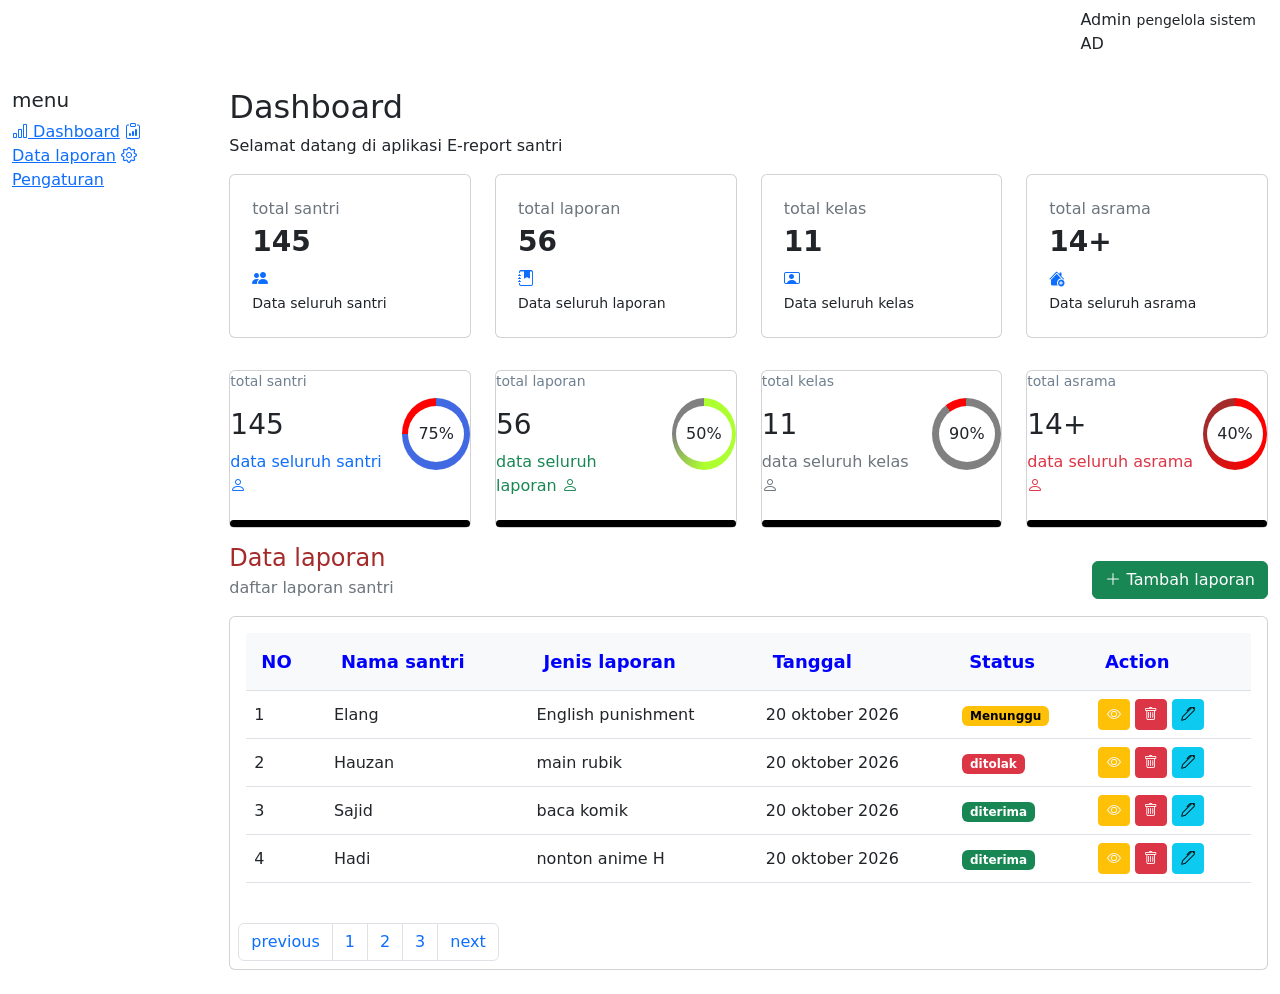
<file: dashboard.html>
<!DOCTYPE html>
<html lang="en">
<head>
    <meta charset="UTF-8">
    <meta name="viewport" content="width=device-width, initial-scale=1.0">
    <title>E_report!</title>
    <link rel="stylesheet" href="boostrap/css/bootstrap.min.css">
    <link rel="stylesheet" href="style.css">
    <link rel="stylesheet" href="https://cdn.jsdelivr.net/npm/bootstrap-icons@1.13.2/font/bootstrap-icons.min.css">
</head>
<body>

   <nav class="navbar topbar px-4">
        <span class="navbar-brand text-white fw-bold">
            E_report <span class="brand-light">santri</span> 
        </span>
        <div class="admin-profile">
            <div class="">
                <span>Admin</span> 
                <small>pengelola sistem</small>
            </div>
            <div class="admin-avatar">AD</div>
        </div>

   </nav>

   <div class="row">
       <aside class="sidebar col-lg-2 p-4">
       <h5 class="menu-label">menu</h5>
        <a href="index.html" class="menu-link active"> <i class="bi bi-bar-chart"></i> Dashboard</a>
        <a href="statistik.html" class="menu-link"> <i class="bi bi-clipboard-data"></i> Data laporan</a>
        <a href="pengaturan.html" class="menu-link"> <i class="bi bi-gear"></i> Pengaturan</a>
       </aside>
       <main class="col-lg-10 p-4"> 
           <h2>Dashboard</h2>
           <p>Selamat datang di aplikasi E-report santri</p>
           <div class="row">

               <!-- card 1 -->
                  <div class="col-lg-3">
                      <div class="card stat-card h-100">
                          <div class="card-body"> 
                              
                              <div class="d-flex justify-content-between align-items-center">
                                  <div>
                                      <p class="text-secondary mb-1">total santri</p>
                                      <h3 class="fw-bold">145</h3>
       
                                      <div class="stat-icon bg-primary-subtle text-primary">
                                          <i class="bi bi-people-fill"></i>
                                       </div>
                                   </div>
                               </div>
                               <small>Data seluruh santri</small>
                           </div>
                       </div>
                   </div>
                   <!-- end card 1 -->
               <!-- card 2 -->
                  <div class="col-lg-3">
                      <div class="card stat-card h-100">
                          <div class="card-body"> 
                              
                              <div class="d-flex justify-content-between align-items-center">
                                  <div>
                                      <p class="text-secondary mb-1">total laporan</p>
                                      <h3 class="fw-bold">56</h3>
       
                                      <div class="stat-icon bg-primary-subtle text-primary">
                                          <i class="bi bi-journal-bookmark-fill"></i>
                                       </div>
                                   </div>
                               </div>
                               <small>Data seluruh laporan</small>
                           </div>
                       </div>
                   </div>
                   <!-- end card 2 -->
               <!-- card 3 -->
                  <div class="col-lg-3">
                      <div class="card stat-card h-100">
                          <div class="card-body"> 
                              
                              <div class="d-flex justify-content-between align-items-center">
                                  <div>
                                      <p class="text-secondary mb-1">total kelas</p>
                                      <h3 class="fw-bold">11</h3>
       
                                      <div class="stat-icon bg-primary-subtle text-primary">
                                           <i class="bi bi-person-video"></i>
                                       </div>
                                   </div>
                               </div>
                               <small>Data seluruh kelas</small>
                           </div>
                       </div>
                   </div>
                   <!-- end card 3 -->
               <!-- card 4 -->
                  <div class="col-lg-3">
                      <div class="card stat-card h-100">
                          <div class="card-body"> 
                              
                              <div class="d-flex justify-content-between align-items-center">
                                  <div>
                                      <p class="text-secondary mb-1">total asrama</p>
                                      <h3 class="fw-bold">14+</h3>
       
                                      <div class="stat-icon bg-primary-subtle text-primary">
                                          <i class="bi bi-house-add-fill"></i>
                                       </div>
                                   </div>
                               </div>
                               <small>Data seluruh asrama</small>
                           </div>
                       </div>
                   </div>
                   <!-- end card 4 -->
        </div>
        <div class="row g-4 mt-2">
          <!-- total santri -->

          <!-- card-stat-1 -->
           <div class="col-lg-3">
            <div class="card stat-card">
                <div class="stat-atas">
                    <div>
                        <p class="stat-label">total santri</p>
                        <h3 class="stat-number">145</h3>
                        <span class="stat-keterangan text-primary">
                            data seluruh santri
                            <i class="bi bi-person"></i>
                        </span>
                    </div>
                    <div class="lingkaran-progres progres-biru">
                        <div class="isi-lingkaran"> <span>75%</span> </div>
                    </div>
                </div>
                <div class="garis-progres">
                   <div class="isi-garis garis-biru"></div>
                </div>
            </div>
           </div>
           <!-- end-stat-1 -->
          <!-- card-stat-2 -->
           <div class="col-lg-3">
            <div class="card stat-card">
                <div class="stat-atas">
                    <div>
                        <p class="stat-label">total laporan</p>
                        <h3 class="stat-number">56</h3>
                        <span class="stat-keterangan text-success">
                            data seluruh laporan
                            <i class="bi bi-person"></i>
                        </span>
                    </div>
                    <div class="lingkaran-progres progres-hijau">
                        <div class="isi-lingkaran"> <span>50%</span> </div>
                    </div>
                </div>
                <div class="garis-progres">
                   <div class="isi-garis garis-biru"></div>
                </div>
            </div>
           </div>
           <!-- end-stat-2 -->
          <!-- card-stat-3 -->
           <div class="col-lg-3">
            <div class="card stat-card">
                <div class="stat-atas">
                    <div>
                        <p class="stat-label">total kelas</p>
                        <h3 class="stat-number">11</h3>
                        <span class="stat-keterangan text-secondary">
                            data seluruh kelas
                            <i class="bi bi-person"></i>
                        </span>
                    </div>
                    <div class="lingkaran-progres progres-abu">
                        <div class="isi-lingkaran"> <span>90%</span> </div>
                    </div>
                </div>
                <div class="garis-progres">
                   <div class="isi-garis garis-biru"></div>
                </div>
            </div>
           </div>
           <!-- end-stat-3 -->
          <!-- card-stat-4 -->
           <div class="col-lg-3">
            <div class="card stat-card">
                <div class="stat-atas">
                    <div>
                        <p class="stat-label">total asrama</p>
                        <h3 class="stat-number">14+</h3>
                        <span class="stat-keterangan text-danger">
                            data seluruh asrama
                            <i class="bi bi-person"></i>
                        </span>
                    </div>
                    <div class="lingkaran-progres progres-merah">
                        <div class="isi-lingkaran"> <span>40%</span> </div>
                    </div>
                </div>
                <div class="garis-progres">
                   <div class="isi-garis garis-biru"></div>
                </div>
            </div>
           </div>
           <!-- end-stat-4 -->
        </div>
        <div class="mt-3">
            <div class="d-flex justify-content-between align-items-center">
                <div>
                    <h4 class="judul bagian mb-1">Data laporan</h4>
                    <p class="text-secondary">daftar laporan santri</p>
                </div>
                <button class="btn btn-success"><i class="bi bi-plus-lg"></i> Tambah laporan</button>
            </div>
            
            <div class="card table-laporan">
                <div class="card-body">
                    <div class="table-responsive">
                        <table class="table table-hover align-middle">
                            <thead class="table-light">
                                <tr>
                                    <th>NO</th>
                                    <th>Nama santri</th>
                                    <th>Jenis laporan</th>
                                    <th>Tanggal</th>
                                    <th>Status</th>
                                    <th>Action</th>
                                </tr>
                            </thead>
                            <tbody>
                                <tr>
                                    <td>1</td>
                                    <td>Elang</td>
                                    <td>English punishment</td>
                                    <td>20 oktober 2026</td>
                                    <td><span class="badge text-bg-warning">Menunggu</span></td>
                                    <td>
                                        <button class="btn btn-sm btn-warning text-light"><i class="bi bi-eye"></i></button>
                                        <button class="btn btn-sm btn-danger"><i class="bi bi-trash"></i></button>
                                        <button class="btn btn-sm btn-info"><i class="bi bi-pen"></i></button>
                                    </td>
                                </tr>
                                <tr>
                                    <td>2</td>
                                    <td>Hauzan</td>
                                    <td>main rubik</td>
                                    <td>20 oktober 2026</td>
                                    <td><span class="badge text-bg-danger">ditolak</span></td>
                                    <td>
                                        <button class="btn btn-sm btn-warning text-light"><i class="bi bi-eye"></i></button>
                                        <button class="btn btn-sm btn-danger"><i class="bi bi-trash"></i></button>
                                        <button class="btn btn-sm btn-info"><i class="bi bi-pen"></i></button>
                                    </td>
                                </tr>
                                <tr>
                                    <td>3</td>
                                    <td>Sajid</td>
                                    <td>baca komik</td>
                                    <td>20 oktober 2026</td>
                                    <td><span class="badge text-bg-success">diterima</span></td>
                                    <td>
                                        <button class="btn btn-sm btn-warning text-light"><i class="bi bi-eye"></i></button>
                                        <button class="btn btn-sm btn-danger"><i class="bi bi-trash"></i></button>
                                        <button class="btn btn-sm btn-info"><i class="bi bi-pen"></i></button>
                                    </td>
                                </tr>
                                <tr>
                                    <td>4</td>
                                    <td>Hadi</td>
                                    <td>nonton anime H</td>
                                    <td>20 oktober 2026</td>
                                    <td><span class="badge text-bg-success">diterima</span></td>
                                    <td>
                                        <button class="btn btn-sm btn-warning text-light"><i class="bi bi-eye"></i></button>
                                        <button class="btn btn-sm btn-danger"><i class="bi bi-trash"></i></button>
                                        <button class="btn btn-sm btn-info"><i class="bi bi-pen"></i></button>
                                    </td>
                                </tr>
                            </tbody>
                        </table>
                    </div>
                </div>

                  <ul class="pagination m-2">
                    <li class="page-item"><a href="" class="page-link">previous</a></li>
                    <li class="page-item"><a href="" class="page-link">1</a></li>
                    <li class="page-item"><a href="" class="page-link">2</a></li>
                    <li class="page-item"><a href="" class="page-link">3</a></li>
                    <li class="page-item"><a href="" class="page-link">next</a></li>
                  </ul>

            </div>

        </div>
        </main>
    </div>
    

   <script src="boostrap/js/bootstrap.bundle.min.js"></script>
    
</body>
</html>
</file>
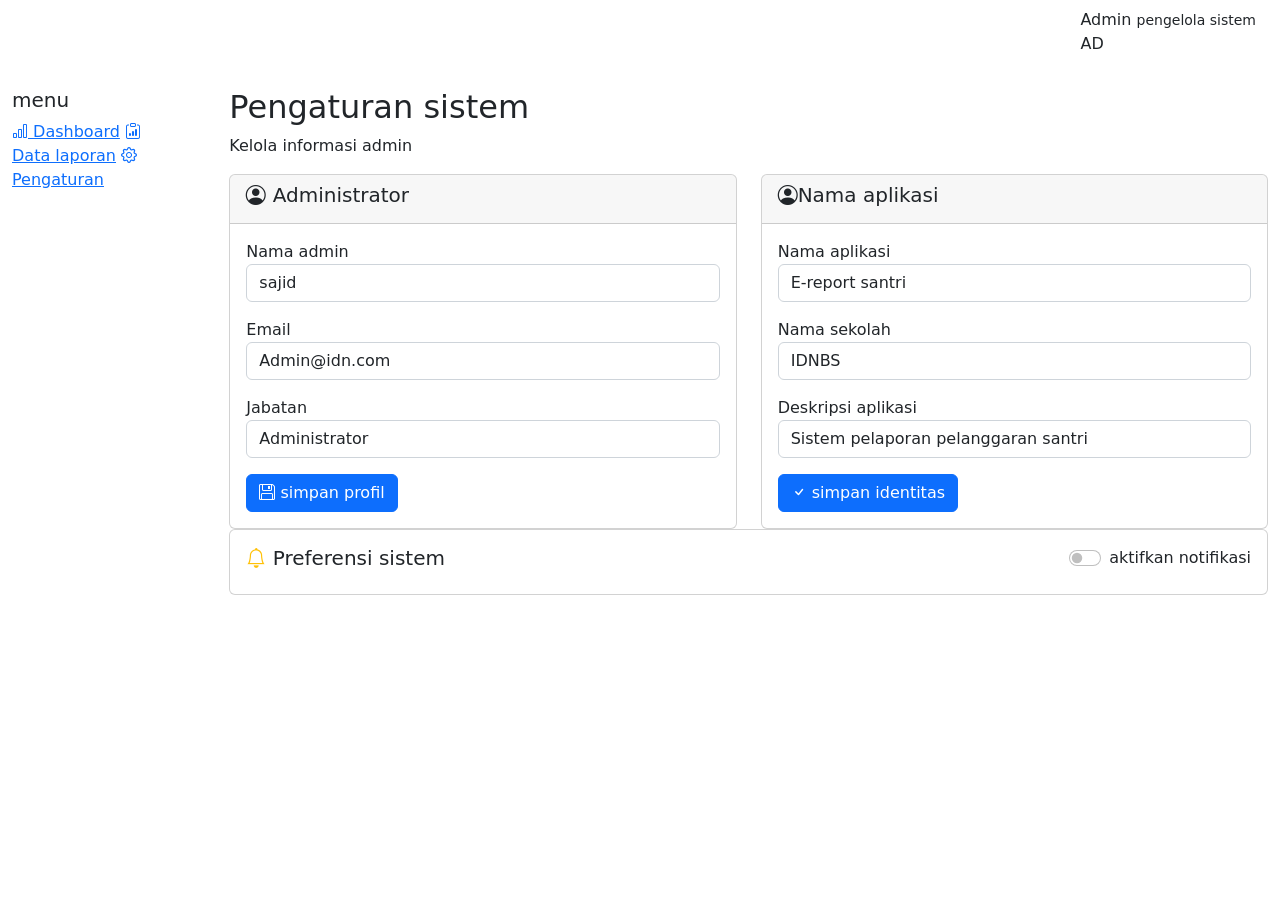
<file: pengaturan.html>
<!DOCTYPE html>
<html lang="en">
<head>
    <meta charset="UTF-8">
    <meta name="viewport" content="width=device-width, initial-scale=1.0">
    <title>E_report!</title>
    <link rel="stylesheet" href="boostrap/css/bootstrap.min.css">
    <link rel="stylesheet" href="style.css">
    <link rel="stylesheet" href="https://cdn.jsdelivr.net/npm/bootstrap-icons@1.13.2/font/bootstrap-icons.min.css">
</head>
<body>

   <nav class="navbar topbar px-4">
        <span class="navbar-brand text-white fw-bold">
            E_report <span class="brand-light">santri</span> 
        </span>
        <div class="admin-profile">
            <div class="">
                <span>Admin</span> 
                <small>pengelola sistem</small>
            </div>
            <div class="admin-avatar">AD</div>
        </div>

   </nav>

   <div class="row">
       <aside class="sidebar col-lg-2 p-4">
       <h5 class="menu-label">menu</h5>
        <a href="index.html" class="menu-link"> <i class="bi bi-bar-chart"></i> Dashboard</a>
        <a href="statistik.html" class="menu-link "> <i class="bi bi-clipboard-data"></i> Data laporan</a>
        <a href="pengaturan.html" class="menu-link active"> <i class="bi bi-gear"></i> Pengaturan</a>
       </aside>
       <main class="col-lg-10 p-4"> 
            <h2>Pengaturan sistem</h2>
            <p>Kelola informasi admin</p>

            <div class="row">
                <div class="col-lg-6">
                    <div class="card h-100">
                        <div class="card-header">
                            <h5>  <i class="bi bi-person-circle"></i> Administrator  </h5>
                        </div>
                        <div class="card-body">
                            <form action="">
                                <div class="mb-3"> 
                                    <label for="">Nama admin</label>
                                    <input type="text"  value="sajid" class="form-control">
                                </div>
                                <div class="mb-3"> 
                                    <label for="">Email</label>
                                    <input type="text"  value="Admin@idn.com" class="form-control">
                                </div>
                                <div class="mb-3"> 
                                    <label for="">Jabatan</label>
                                    <input type="text"  value="Administrator" class="form-control">
                                </div>
                                <button class="btn btn-primary">
                                    <i class="bi bi-floppy"></i>
                                    simpan profil
                                </button>
                            </form>
                        </div>
                    </div>
                </div>
                <div class="col-lg-6">
                    <div class="card h-100">
                        <div class="card-header">
                            <h5>  <i class="bi bi-person-circle"></i>Nama aplikasi</h5>
                        </div>
                        <div class="card-body">
                            <form action="">
                                <div class="mb-3"> 
                                    <label for="">Nama aplikasi </label>
                                    <input type="text"  value="E-report santri" class="form-control">
                                </div>
                                <div class="mb-3"> 
                                    <label for="">Nama sekolah</label>
                                    <input type="text"  value="IDNBS" class="form-control">
                                </div>
                                <div class="mb-3"> 
                                    <label for="">Deskripsi aplikasi</label>
                                    <input type="text"  value="Sistem pelaporan pelanggaran santri" class="form-control">
                                </div>
                                <button class="btn btn-primary">
                                    <i class="bi bi-check"></i>
                                    simpan identitas
                                </button>
                            </form>
                        </div>
                    </div>
                </div>
                <div class="col-lg-12">
                    <div class="card">
                        <div class="card-body">
                            <div class="d-flex justify-content-between">
                              <div>
                                <h5>
                                  <i class="bi bi-bell text-warning"></i> 
                                  Preferensi sistem 
                                </h5>
                              </div>
                              <div class="form-check form-switch">
                                <input type="checkbox" class="form-check-input">
                                <label for="" class="form-check-label">
                                    aktifkan notifikasi
                                </label>
                              </div>
                            </div>
                        </div>
                    </div>
                </div>
            </div>
        </main>
    </div>
    

   <script src="boostrap/js/bootstrap.bundle.min.js"></script>
     
</body>
</html>
</file>
<file: style.css>
/* body{
    background-color: lightgray;
    overflow-x: hidden;
}

/* style-navbar */
/* .topbar{
    background-color: midnightblue;
    min-height: 65px;
}
.brand-light{
    color: lightblue;
}
.admin-profile{
    display: flex;
    color: white;
    align-items: center;
    gap: 12px;
}
.admin-profile span, .admin-profile small{
    display: block;
}
.admin-profile span{
    font-size: 13px;
    font-weight: bold;
}
.admin-profile small{
    color: lightblue;
    font-size: 11px;
}
.admin-avatar{
    background-color: royalblue;
    color: white;
    width: 38px;
    height: 38px;
    display: flex;
    justify-content: center;
    align-items: center;
    border-radius: 50%;
    font-weight: bold;
}

/* style-sidebar */
/* .sidebar{
    background-color: white;
    min-height: calc(100vh - 56px);
    border-right: 1px solid black;
    display: flex;
    flex-direction: column;
}
.menu-link{ */
    /* text-decoration: none;
    color: gray;
    padding: 10px;
}
.menu-link.active{
    background-color: lightgray;
    color: blue;
}

/* style-stat */
/* .stat-card{
    border: none;
    border-radius: 12px;
    transition: 0.3s;
    overflow: hidden;
    display: flex; */
    /* align-items: center;
}
/* .stat-card:hover{ */
    /* transform: translateY(-5px);
    box-shadow: 0px 8px 20px black;
}
.stat-icon{
    width: 48px;
    height: 48px;
    border-radius: 10px;
    background-color: lightgray;
    display: flex;
    justify-content: center;
    align-items: center;
    font-size: 22px;
} */ 

.mt-3{
    color:brown;
}

.table-laporan thead th{
  color: blue;
  white-space: nowrap;
  font-size: 18px;
  padding: 15px;

} */

/* style statitik */

.stat-card{
    border: 1px lavender;
    border-radius: 18px;
    overflow: hidden;
}

.stat-card .card-body{
    padding: 22px;
}

.stat-atas{
    display: flex;
    align-items:center ;
    justify-content: space-between;
    gap: 10px;
}

.stat-label{
    color: slategray;
    font-size: 14px;
}

.lingkaran-progres{
    width: 72px;
    height: 72px;
    border-radius: 50%;
    align-items: center;
    display: flex;
    justify-content: center;


}

.progres-biru{
  background: conic-gradient(
    royalblue 0% 75%,
     red 75% 100%
  );
}

.progres-hijau{
  background: conic-gradient(
    greenyellow 0% 50%,
     gray 75% 100%
  );
}

.progres-abu{
  background: conic-gradient(
    gray 0% 90%,
     red 75% 100%
  );
}

.progres-merah{
  background: conic-gradient(
    red 0% 40%,
     brown 75% 100%
  );
}

.isi-lingkaran{
    width: 56px;
    height: 56px;
    background-color: white;
    border-radius: 50%;
    display: flex;
    align-items: center;
    justify-content: center;
}

.garis-progres{
    height: 7px;
    background-color:black;
    margin-top: 22px;
    border-radius: 20px;
}

.isi-garis{
    height: 100%;
}
  

.navbar-nav .nav-link:hover {
    background-color: #0d6efd;
    color: #fff;
}
</file>
